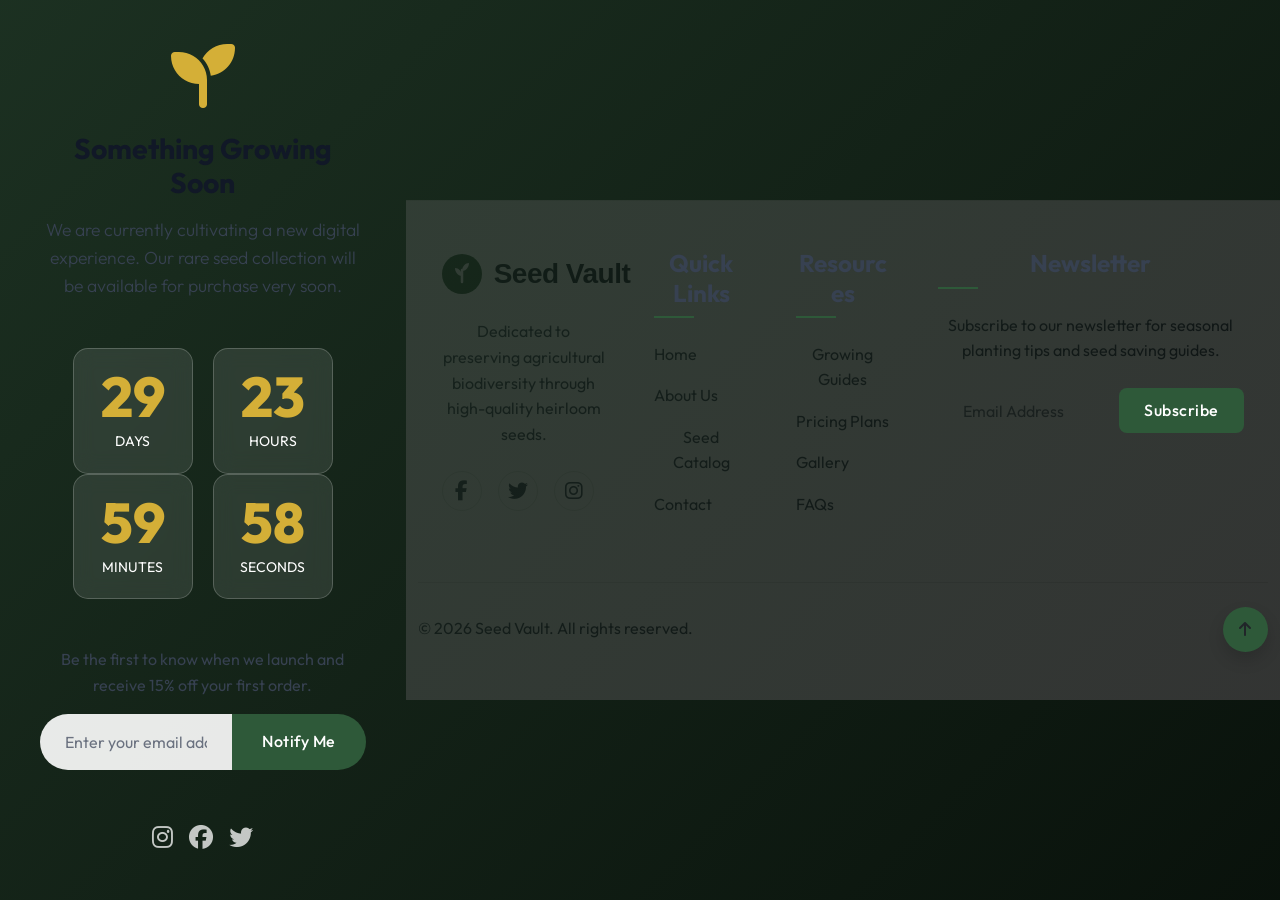
<file: coming-soon.html>
<!DOCTYPE html>
<html lang="en" dir="ltr" data-theme="light">
<head>
    <meta charset="UTF-8">
    <meta name="viewport" content="width=device-width, initial-scale=1.0">
    <title>Coming Soon | Seed Vault</title>
    <link href="https://cdn.jsdelivr.net/npm/bootstrap@5.3.0/dist/css/bootstrap.min.css" rel="stylesheet">
    <link rel="stylesheet" href="https://cdnjs.cloudflare.com/ajax/libs/font-awesome/6.4.0/css/all.min.css">
    <link rel="stylesheet" href="assets/css/style.css">
    <style>
        body {
            background-image: url('https://image.pollinations.ai/prompt/Cultivating%20seedlings%20growth%20background?width=1920&height=1080&nologo=true'), linear-gradient(#2e5939, #2e5939);
            background-size: cover;
            background-position: center;
            background-attachment: fixed;
            min-height: 100vh;
            display: flex;
            align-items: center;
            justify-content: center;
            position: relative;
            color: #fff;
            text-align: center;
        }
        body::before {
            content: '';
            position: absolute;
            top: 0; left: 0; right: 0; bottom: 0;
            background: linear-gradient(135deg, rgba(26, 44, 31, 0.9) 0%, rgba(0, 0, 0, 0.8) 100%);
            z-index: 0;
        }
        
        .content-wrapper {
            position: relative;
            z-index: 1;
            padding: 40px;
        }

        .countdown-box {
            background: rgba(255, 255, 255, 0.1);
            backdrop-filter: blur(10px);
            border: 1px solid rgba(255, 255, 255, 0.2);
            border-radius: 15px;
            padding: 20px;
            margin: 0 10px;
            min-width: 120px;
            display: inline-block;
        }
        
        .countdown-num {
            font-size: 3.5rem;
            font-weight: 800;
            color: var(--gold-accent);
            line-height: 1;
            margin-bottom: 5px;
        }

        @media (max-width: 767px) {
            .countdown-box { min-width: 80px; padding: 15px 10px; margin: 5px; }
            .countdown-num { font-size: 2rem; }
        }

        .form-control {
            background: rgba(255, 255, 255, 0.9);
            border: none;
            padding: 15px 25px;
            border-radius: 50px 0 0 50px;
        }
        .btn-subscribe {
            border-radius: 0 50px 50px 0;
            padding: 15px 30px;
        }
        @media (max-width: 575px) {
            .form-control { border-radius: 50px; margin-bottom: 15px; text-align: center; }
            .btn-subscribe { border-radius: 50px; width: 100%; }
        }
    </style>
</head>
<body>
    <div class="content-wrapper reveal" data-anim="zoom">
        <i class="fa-solid fa-seedling text-gold mb-4" style="font-size: 4rem;"></i>
        <h1 class="display-3 fw-bold mb-3">Something Growing Soon</h1>
        <p class="lead mb-5 mx-auto" style="max-width: 600px;">We are currently cultivating a new digital experience. Our rare seed collection will be available for purchase very soon.</p>

        <div class="d-flex justify-content-center flex-wrap mb-5" id="countdown">
            <div class="countdown-box">
                <div class="countdown-num" id="days">00</div>
                <div class="small text-uppercase tracking-wider">Days</div>
            </div>
            <div class="countdown-box">
                <div class="countdown-num" id="hours">00</div>
                <div class="small text-uppercase tracking-wider">Hours</div>
            </div>
            <div class="countdown-box">
                <div class="countdown-num" id="minutes">00</div>
                <div class="small text-uppercase tracking-wider">Minutes</div>
            </div>
            <div class="countdown-box">
                <div class="countdown-num" id="seconds">00</div>
                <div class="small text-uppercase tracking-wider">Seconds</div>
            </div>
        </div>

        <div class="mx-auto" style="max-width: 500px;">
            <p class="mb-3">Be the first to know when we launch and receive 15% off your first order.</p>
            <form class="d-flex flex-column flex-sm-row needs-validation" novalidate onsubmit="event.preventDefault();">
                <input type="email" class="form-control" placeholder="Enter your email address" required>
                <button type="submit" class="btn-primary btn-subscribe border-0">Notify Me</button>
            </form>
        </div>
        
        <div class="mt-5 d-flex justify-content-center gap-3">
            <a href="#" class="text-white opacity-75 text-decoration-none hover-opacity-100 fs-4"><i class="fa-brands fa-instagram"></i></a>
            <a href="#" class="text-white opacity-75 text-decoration-none hover-opacity-100 fs-4"><i class="fa-brands fa-facebook"></i></a>
            <a href="#" class="text-white opacity-75 text-decoration-none hover-opacity-100 fs-4"><i class="fa-brands fa-twitter"></i></a>
        </div>
    </div>

    <script src="assets/js/script.js"></script>
    <script>
        // Set launch date to 30 days from now for demo
        const launchDate = new Date();
        launchDate.setDate(launchDate.getDate() + 30);

        function updateCountdown() {
            const now = new Date().getTime();
            const distance = launchDate - now;

            const days = Math.floor(distance / (1000 * 60 * 60 * 24));
            const hours = Math.floor((distance % (1000 * 60 * 60 * 24)) / (1000 * 60 * 60));
            const minutes = Math.floor((distance % (1000 * 60 * 60)) / (1000 * 60));
            const seconds = Math.floor((distance % (1000 * 60)) / 1000);

            document.getElementById("days").innerText = days.toString().padStart(2, '0');
            document.getElementById("hours").innerText = hours.toString().padStart(2, '0');
            document.getElementById("minutes").innerText = minutes.toString().padStart(2, '0');
            document.getElementById("seconds").innerText = seconds.toString().padStart(2, '0');
        }

        setInterval(updateCountdown, 1000);
        updateCountdown();
    </script>
<div id="global-footer"></div>
    <script src="assets/js/load-footer.js"></script>
</body>
</html>
</file>
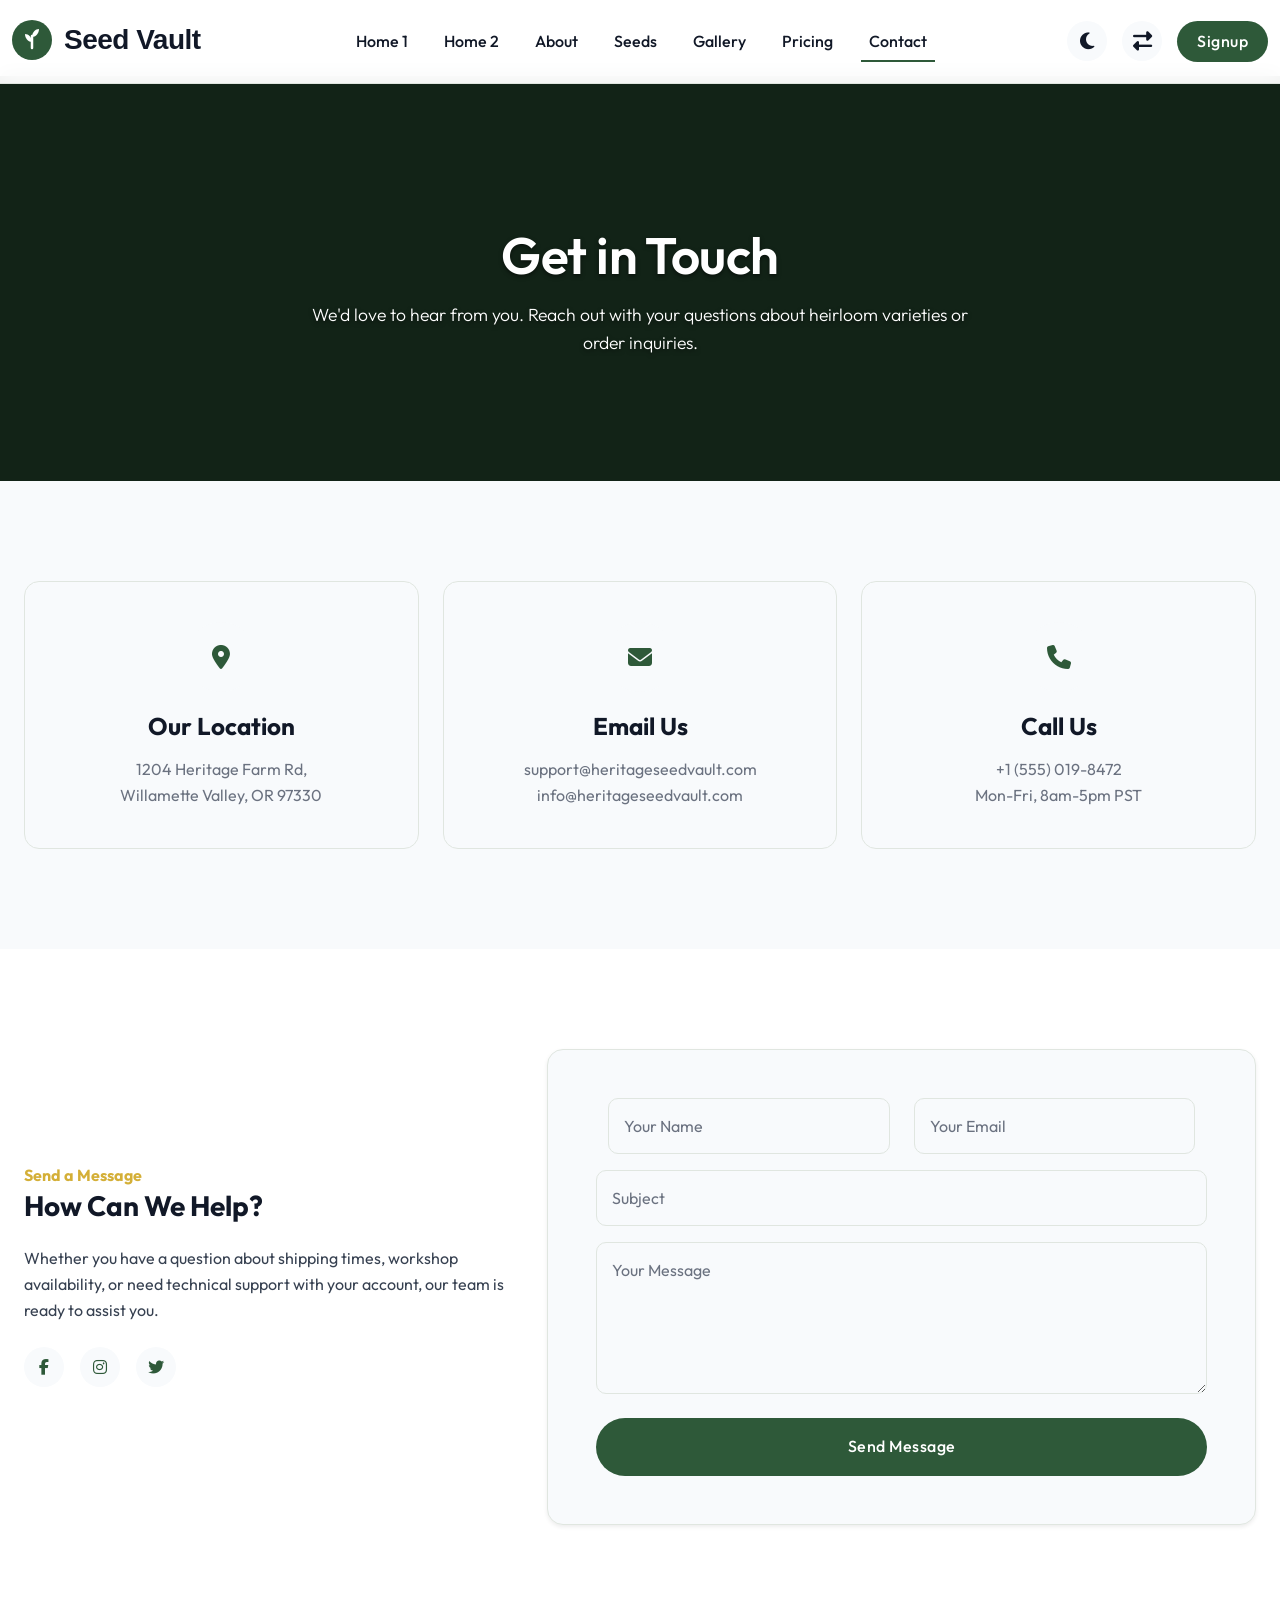
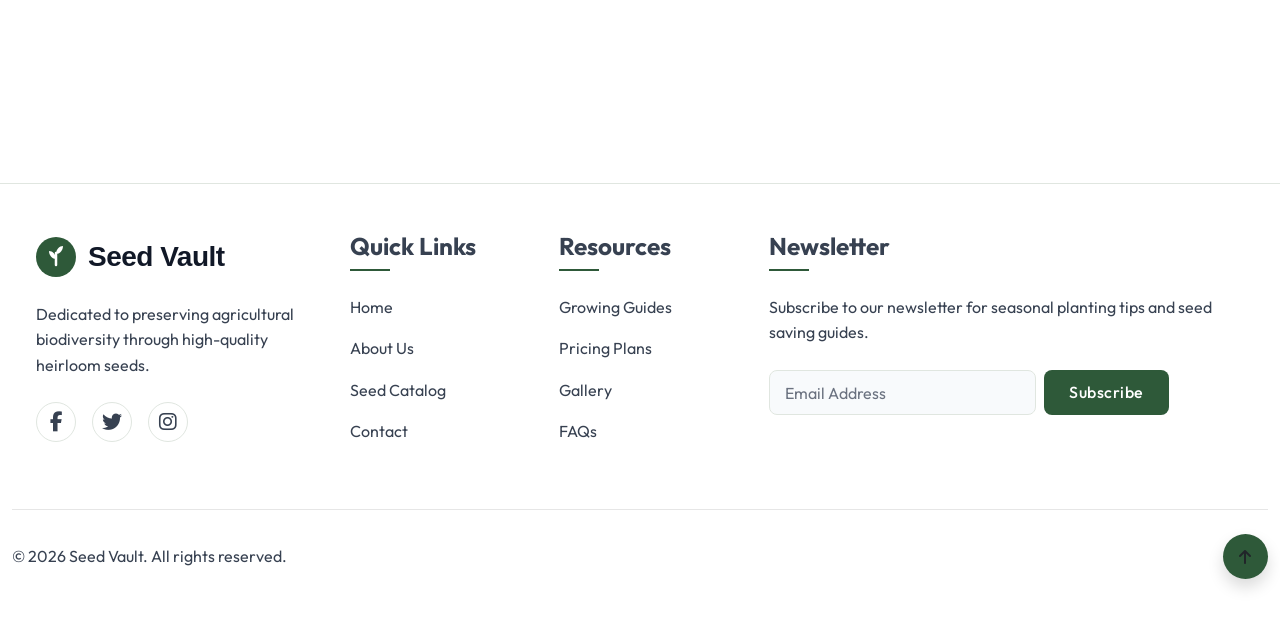
<file: contact.html>
<!DOCTYPE html>
<html lang="en" dir="ltr" data-theme="light">
<head>
    <meta charset="UTF-8">
    <meta name="viewport" content="width=device-width, initial-scale=1.0">
    <title>Contact Us | Seed Vault</title>
    <!-- Bootstrap 5 CSS -->
    <link href="https://cdn.jsdelivr.net/npm/bootstrap@5.3.0/dist/css/bootstrap.min.css" rel="stylesheet">
    <!-- FontAwesome for Icons -->
    <link rel="stylesheet" href="https://cdnjs.cloudflare.com/ajax/libs/font-awesome/6.4.0/css/all.min.css">
    <!-- Custom CSS -->
    <link rel="stylesheet" href="assets/css/style.css">
    <style>
        .page-hero {
            padding: 150px 0 100px;
            background-size: cover;
            background-position: center;
            background-attachment: fixed;
            position: relative;
            color: #fff;
            text-align: center;
        }
        .page-hero::before {
            content: '';
            position: absolute;
            top: 0; left: 0; right: 0; bottom: 0;
            background: rgba(0,0,0,0.6);
        }

        .contact-info-box {
            background: var(--card-bg);
            border: 1px solid var(--border-color);
            border-radius: 15px;
            padding: 40px;
            text-align: center;
            transition: var(--transition);
            height: 100%;
        }
        
        .contact-info-box:hover {
            transform: translateY(-10px);
            box-shadow: var(--shadow);
            border-color: var(--accent-color);
        }
        
        .icon-wrapper {
            width: 70px;
            height: 70px;
            background: var(--bg-accent);
            color: var(--accent-color);
            border-radius: 50%;
            display: flex;
            align-items: center;
            justify-content: center;
            font-size: 1.5rem;
            margin: 0 auto 20px;
            transition: var(--transition);
        }
        
        .contact-info-box:hover .icon-wrapper,
        .icon-wrapper:hover {
            background: var(--accent-color);
            color: #fff;
        }

        .form-control, .form-select {
            background-color: var(--bg-secondary);
            border: 1px solid var(--border-color);
            color: var(--text-primary);
            padding: 15px;
            border-radius: 10px;
        }
        
        .form-control:focus, .form-select:focus {
            background-color: var(--bg-primary);
            border-color: var(--accent-color);
            box-shadow: 0 0 0 0.25rem rgba(46, 89, 57, 0.25);
            color: var(--text-primary);
        }
    </style>
</head>
<body>
    <!-- Header -->
    <header class="header">
        <nav class="navbar navbar-expand-lg">
            <div class="container">
                <brand-logo location="header"></brand-logo>
                <div class="header-controls d-lg-none">
                    
                    <button class="navbar-toggler" type="button"><i class="fa-solid fa-bars fs-3" style="color: var(--text-primary);"></i></button>
                </div>
                <div class="collapse navbar-collapse" id="navbarNav">
                    <ul class="navbar-nav mx-auto">
                        <li class="nav-item"><a class="nav-link" href="index.html">Home 1</a></li>
                        <li class="nav-item"><a class="nav-link" href="home-2.html">Home 2</a></li>
                        <li class="nav-item"><a class="nav-link" href="about.html">About</a></li>
                        <li class="nav-item"><a class="nav-link" href="services.html">Seeds</a></li>
                        <li class="nav-item"><a class="nav-link" href="gallery.html">Gallery</a></li>
                        <li class="nav-item"><a class="nav-link" href="pricing.html">Pricing</a></li>

                        <li class="nav-item"><a class="nav-link active" href="contact.html">Contact</a></li>
                    </ul>
                    <div class="header-controls d-flex flex-column flex-lg-row align-items-center mt-4 mt-lg-0">
                        <button class="icon-btn" id="theme-toggle"><i class="fa-solid fa-moon"></i></button>
                        <button class="icon-btn" id="rtl-toggle"><i class="fa-solid fa-right-left"></i></button>
                        <a href="signup.html" class="btn-primary" style="padding: 8px 20px;">Signup</a>
                    </div>
                </div>
            </div>
        </nav>
    </header>

    <main style="margin-top: 76px;">
        <!-- Section 1: Hero -->
        <section class="page-hero" style="background-image: url('https://image.pollinations.ai/prompt/Garden%20office%20background?width=1920&height=1080&nologo=true'), linear-gradient(#2e5939, #2e5939);">
            <div class="container position-relative z-1 reveal" data-anim="zoom">
                <h1 class="display-3 fw-bold mb-3">Get in Touch</h1>
                <p class="lead w-75 mx-auto">We'd love to hear from you. Reach out with your questions about heirloom varieties or order inquiries.</p>
            </div>
        </section>

        <!-- Section 2: Contact Information -->
        <section class="section-padding" style="background-color: var(--bg-secondary);">
            <div class="container">
                <div class="row g-4 justify-content-center">
                    <div class="col-lg-4 col-md-6 reveal" data-anim="fade-up">
                        <div class="contact-info-box">
                            <div class="icon-wrapper"><i class="fa-solid fa-location-dot"></i></div>
                            <h4 class="mb-3">Our Location</h4>
                            <p class="text-muted mb-0">1204 Heritage Farm Rd,<br>Willamette Valley, OR 97330</p>
                        </div>
                    </div>
                    <div class="col-lg-4 col-md-6 reveal" data-anim="fade-up" style="transition-delay: 0.2s;">
                        <div class="contact-info-box">
                            <div class="icon-wrapper"><i class="fa-solid fa-envelope"></i></div>
                            <h4 class="mb-3">Email Us</h4>
                            <p class="text-muted mb-0">support@heritageseedvault.com<br>info@heritageseedvault.com</p>
                        </div>
                    </div>
                    <div class="col-lg-4 col-md-6 reveal" data-anim="fade-up" style="transition-delay: 0.4s;">
                        <div class="contact-info-box">
                            <div class="icon-wrapper"><i class="fa-solid fa-phone"></i></div>
                            <h4 class="mb-3">Call Us</h4>
                            <p class="text-muted mb-0">+1 (555) 019-8472<br>Mon-Fri, 8am-5pm PST</p>
                        </div>
                    </div>
                </div>
            </div>
        </section>

        <!-- Section 3: Contact Form -->
        <section class="section-padding" style="background-color: var(--bg-primary);">
            <div class="container">
                <div class="row align-items-center">
                    <div class="col-lg-5 mb-5 mb-lg-0 reveal" data-anim="slide-left">
                        <span class="text-gold fw-bold">Send a Message</span>
                        <h2 class="display-5 mb-4">How Can We Help?</h2>
                        <p class="mb-4">Whether you have a question about shipping times, workshop availability, or need technical support with your account, our team is ready to assist you.</p>
                        <div class="d-flex gap-3 mb-4">
                            <a href="#" class="icon-wrapper" style="width: 40px; height: 40px; font-size: 1rem; margin: 0;"><i class="fa-brands fa-facebook-f"></i></a>
                            <a href="#" class="icon-wrapper" style="width: 40px; height: 40px; font-size: 1rem; margin: 0;"><i class="fa-brands fa-instagram"></i></a>
                            <a href="#" class="icon-wrapper" style="width: 40px; height: 40px; font-size: 1rem; margin: 0;"><i class="fa-brands fa-twitter"></i></a>
                        </div>
                    </div>
                    <div class="col-lg-7 reveal" data-anim="slide-right">
                        <div class=" p-5 rounded-4 shadow-sm border" style="background-color: var(--card-bg) !important; border-color: var(--border-color) !important;">
                            <form class="needs-validation" novalidate onsubmit="event.preventDefault();">
                                <div class="row">
                                    <div class="col-md-6 mb-3">
                                        <input type="text" class="form-control" placeholder="Your Name" required>
                                    </div>
                                    <div class="col-md-6 mb-3">
                                        <input type="email" class="form-control" placeholder="Your Email" required>
                                    </div>
                                </div>
                                <div class="mb-3">
                                    <input type="text" class="form-control" placeholder="Subject" required>
                                </div>
                                <div class="mb-4">
                                    <textarea class="form-control" rows="5" placeholder="Your Message" required></textarea>
                                </div>
                                <button type="submit" class="btn-primary w-100 py-3 border-0">Send Message</button>
                            </form>
                        </div>
                    </div>
                </div>
            </div>
        </section>

        <!-- Section 5: Google Maps -->
        <section class="p-0" style="background-color: var(--bg-primary);">
            <div class="container-fluid p-0">
                <div class="row g-0">
                    <div class="col-12 reveal" data-anim="fade-up">
                        <iframe src="https://www.google.com/maps/embed?pb=!1m18!1m12!1m3!1d181057.29177267154!2d-123.15180635489814!3d44.93922718919421!2m3!1f0!2f0!3f0!3m2!1i1024!2i768!4f13.1!3m3!1m2!1s0x54c03ff55869aeb7%3A0x86da59dce8309a80!2sWillamette%20Valley%2C%20OR!5e0!3m2!1sen!2sus!4v1700000000000!5m2!1sen!2sus" width="100%" height="500" style="border:0;" allowfullscreen="" loading="lazy" referrerpolicy="no-referrer-when-downgrade"></iframe>
                    </div>
                </div>
            </div>
        </section>
    </main>

    <div id="global-footer"></div>
    <script src="assets/js/load-footer.js"></script>

    <script src="https://cdn.jsdelivr.net/npm/bootstrap@5.3.0/dist/js/bootstrap.bundle.min.js"></script>
    <script src="assets/js/script.js"></script>
    <script>
        // Client side form validation demo
        (function () {
            'use strict'
            var forms = document.querySelectorAll('.needs-validation')
            Array.prototype.slice.call(forms)
                .forEach(function (form) {
                    form.addEventListener('submit', function (event) {
                        if (!form.checkValidity()) {
                            event.preventDefault()
                            event.stopPropagation()
                        }
                        form.classList.add('was-validated')
                    }, false)
                })
        })()
    </script>
</body>
</html>
</file>
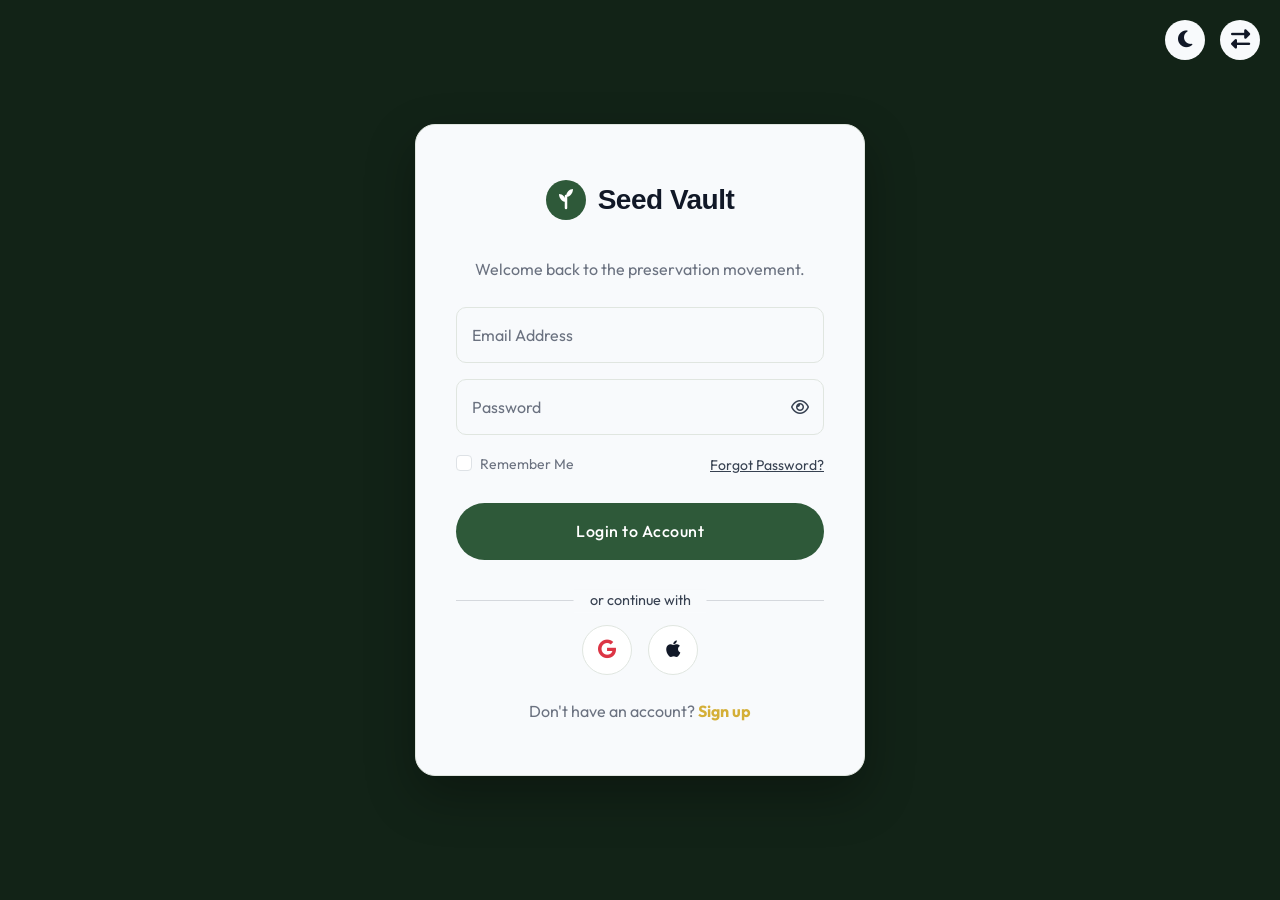
<file: login.html>
<!DOCTYPE html>
<html lang="en" dir="ltr" data-theme="light">
<head>
    <meta charset="UTF-8">
    <meta name="viewport" content="width=device-width, initial-scale=1.0">
    <title>Login | Seed Vault</title>
    <link href="https://cdn.jsdelivr.net/npm/bootstrap@5.3.0/dist/css/bootstrap.min.css" rel="stylesheet">
    <link rel="stylesheet" href="https://cdnjs.cloudflare.com/ajax/libs/font-awesome/6.4.0/css/all.min.css">
    <link rel="stylesheet" href="assets/css/style.css">
    <style>
        body {
            background-image: url('https://image.pollinations.ai/prompt/Organic%20farm%20sunrise%20background?width=1920&height=1080&nologo=true'), linear-gradient(#2e5939, #2e5939);
            background-size: cover;
            background-position: center;
            background-attachment: fixed;
            min-height: 100vh;
            display: flex;
            align-items: center;
            justify-content: center;
            position: relative;
        }
        body::before {
            content: '';
            position: absolute;
            top: 0; left: 0; right: 0; bottom: 0;
            background: rgba(0,0,0,0.6);
            z-index: 0;
        }
        .auth-controls {
            position: absolute;
            top: 20px;
            right: 20px;
            z-index: 10;
            display: flex;
            gap: 15px;
        }
        [dir="rtl"] .auth-controls { right: auto; left: 20px; }
        
        .auth-card {
            background: var(--card-bg);
            border-radius: 20px;
            padding: 50px 40px;
            width: 100%;
            max-width: 450px;
            position: relative;
            z-index: 1;
            box-shadow: 0 20px 50px rgba(0,0,0,0.3);
            border: 1px solid var(--border-color);
        }
        
        .form-control {
            background-color: var(--bg-secondary);
            border: 1px solid var(--border-color);
            padding: 15px;
            border-radius: 10px;
            color: var(--text-primary);
        }
        .form-control:focus {
            background-color: var(--bg-primary);
            border-color: var(--accent-color);
            box-shadow: none;
            color: var(--text-primary);
        }
        .password-toggle {
            position: absolute;
            right: 15px;
            top: 50%;
            transform: translateY(-50%);
            cursor: pointer;
            color: var(--text-secondary);
        }
        [dir="rtl"] .password-toggle { right: auto; left: 15px; }

        .social-btn {
            display: flex;
            align-items: center;
            justify-content: center;
            width: 50px;
            height: 50px;
            border: 1px solid var(--border-color);
            background: var(--bg-primary);
            color: var(--text-primary);
            border-radius: 50%;
            text-decoration: none;
            transition: var(--transition);
            font-size: 1.2rem;
        }
        .social-btn:hover {
            background: var(--bg-secondary);
            color: var(--text-primary);
        }
        @media (max-width: 576px) {
            .auth-card {
                padding: 40px 20px 30px !important;
                margin: 70px 20px 20px !important;
                width: calc(100% - 40px) !important;
            }
            .auth-controls {
                top: 15px;
                right: 20px;
            }
        }
    </style>
</head>
<body>
    <div class="auth-controls">
        <button class="icon-btn" id="theme-toggle"><i class="fa-solid fa-moon"></i></button>
        <button class="icon-btn" id="rtl-toggle"><i class="fa-solid fa-right-left"></i></button>
    </div>

    <div class="auth-card animate-zoom">
        <div class="text-center mb-4">
            <brand-logo location="auth"></brand-logo>
            <p class="text-muted mt-2">Welcome back to the preservation movement.</p>
        </div>

        <form class="needs-validation" novalidate onsubmit="event.preventDefault();">
            <div class="mb-3">
                <input type="email" class="form-control" placeholder="Email Address" required>
            </div>
            <div class="mb-3 position-relative">
                <input type="password" class="form-control" id="password" placeholder="Password" required>
                <i class="fa-regular fa-eye password-toggle" id="togglePassword"></i>
            </div>
            
            <div class="d-flex justify-content-between align-items-center mb-4">
                <div class="form-check">
                    <input class="form-check-input" type="checkbox" id="rememberMe">
                    <label class="form-check-label text-muted small" for="rememberMe">Remember Me</label>
                </div>
                <a href="#" class="text-accent small text-decoration-underline">Forgot Password?</a>
            </div>

            <button type="submit" class="btn-primary w-100 py-3 border-0 mb-4">Login to Account</button>
        </form>

        <div class="text-center position-relative mb-4">
            <hr class="text-muted">
            <span class="position-absolute top-50 start-50 translate-middle px-3" style="background: var(--card-bg); color: var(--text-muted); font-size: 0.9rem;">or continue with</span>
        </div>

        <div class="d-flex justify-content-center gap-3 mb-4">
            <a href="#" class="social-btn"><i class="fa-brands fa-google text-danger"></i></a>
            <a href="#" class="social-btn"><i class="fa-brands fa-apple"></i></a>
        </div>

        <p class="text-center text-muted mb-0">Don't have an account? <a href="signup.html" class="text-gold fw-bold">Sign up</a></p>
    </div>

    <script src="assets/js/script.js"></script>
    <script>
        document.getElementById('togglePassword').addEventListener('click', function() {
            const pwd = document.getElementById('password');
            const type = pwd.getAttribute('type') === 'password' ? 'text' : 'password';
            pwd.setAttribute('type', type);
            this.classList.toggle('fa-eye');
            this.classList.toggle('fa-eye-slash');
        });
        
        (function () {
            'use strict'
            var forms = document.querySelectorAll('.needs-validation')
            Array.prototype.slice.call(forms).forEach(function (form) {
                form.addEventListener('submit', function (event) {
                    if (!form.checkValidity()) {
                        event.preventDefault();
                        event.stopPropagation();
                    }
                    form.classList.add('was-validated');
                }, false);
            });
        })();
    </script>
</body>
</html>
</file>
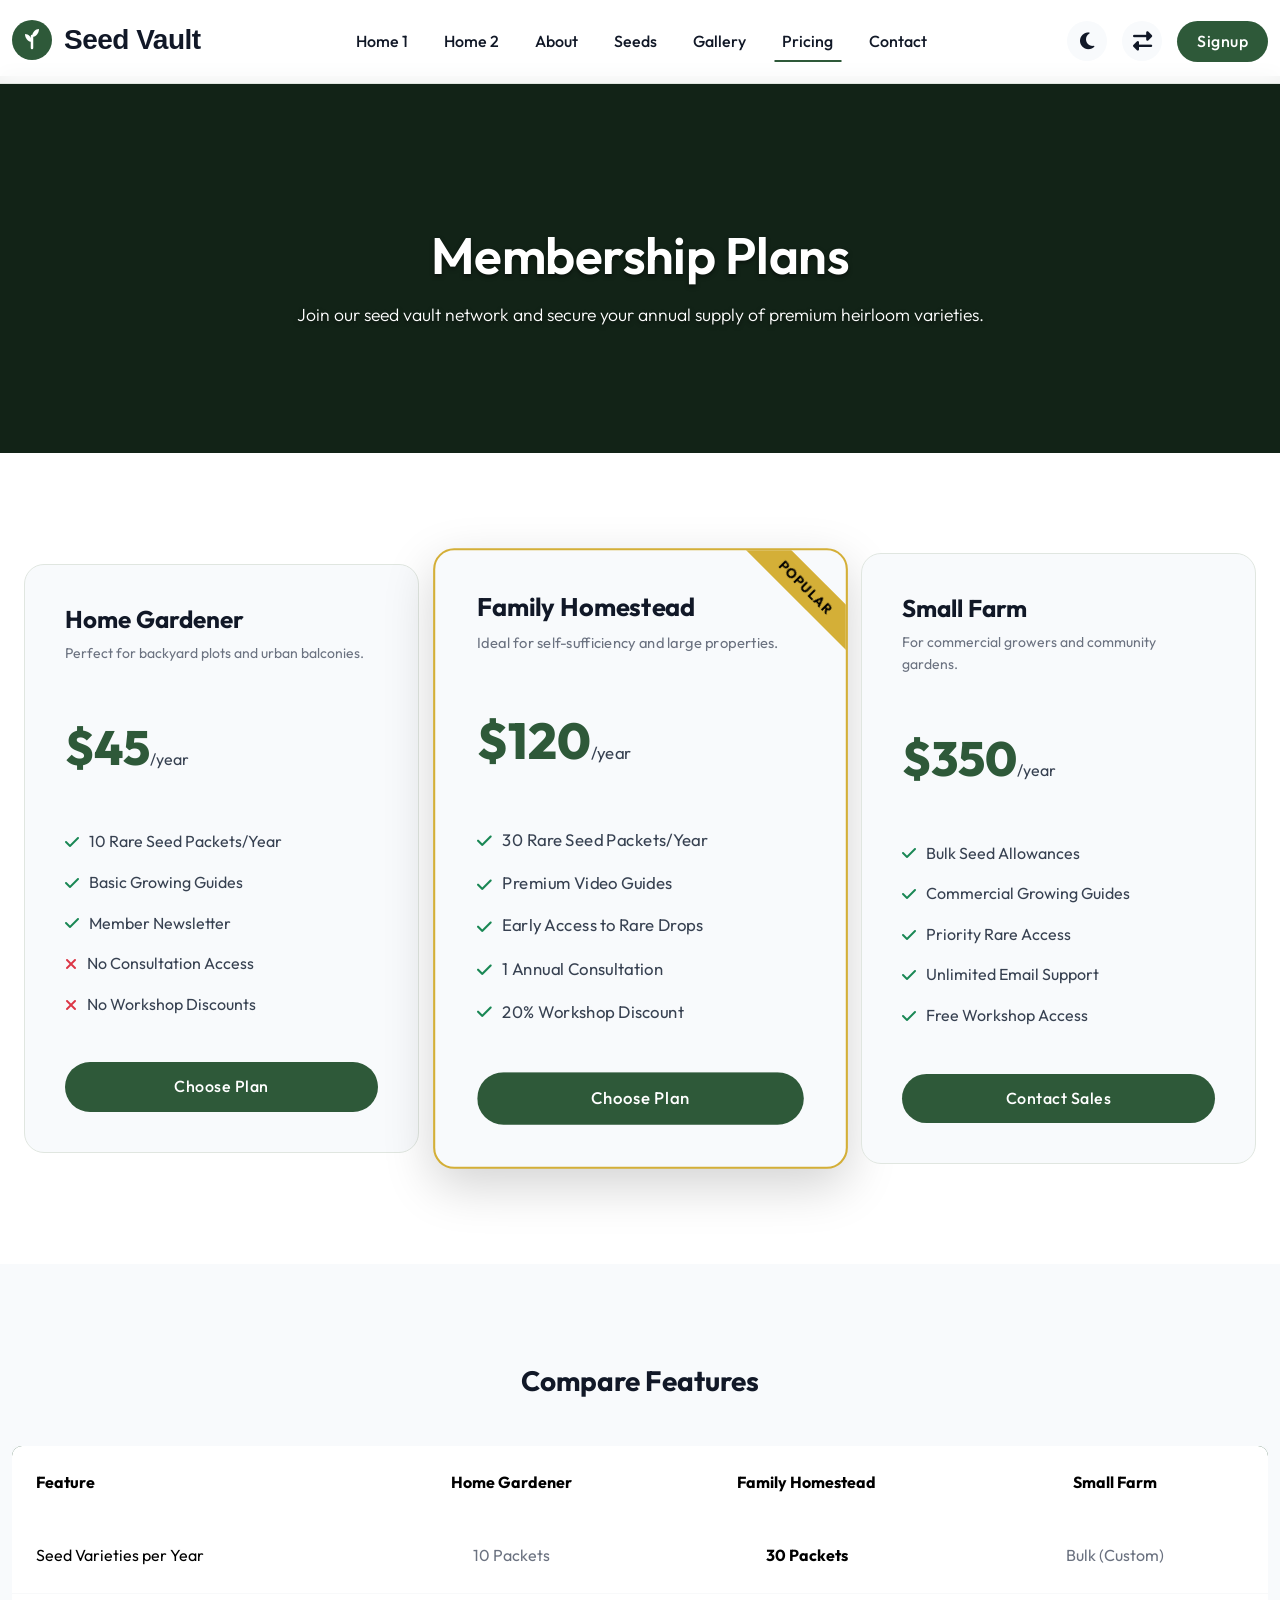
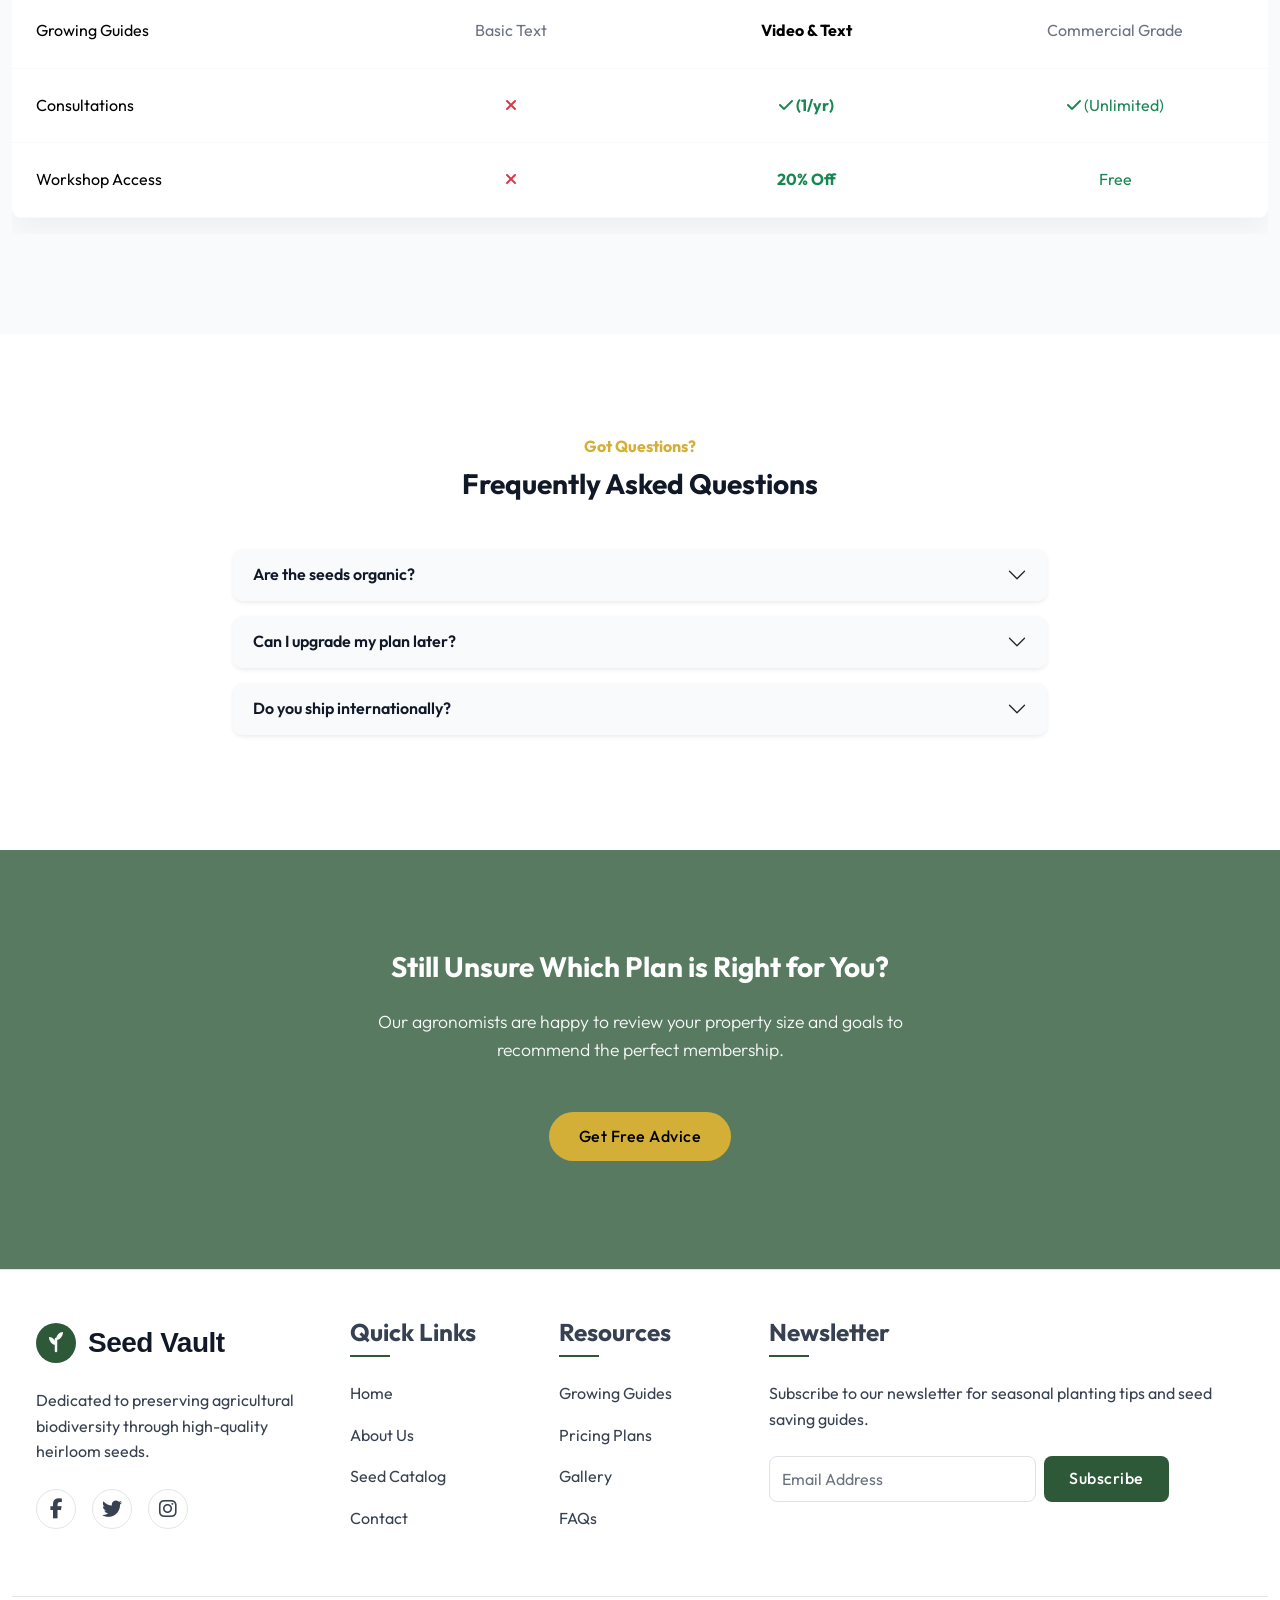
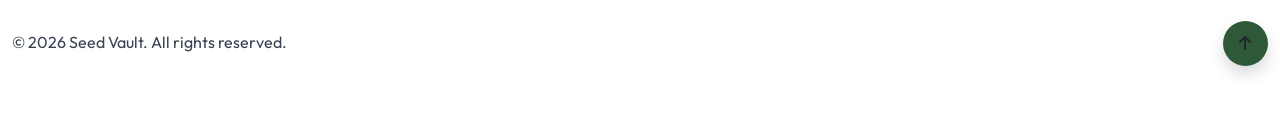
<file: pricing.html>
<!DOCTYPE html>
<html lang="en" dir="ltr" data-theme="light">
<head>
    <meta charset="UTF-8">
    <meta name="viewport" content="width=device-width, initial-scale=1.0">
    <title>Pricing Plans | Seed Vault</title>
    <!-- Bootstrap 5 CSS -->
    <link href="https://cdn.jsdelivr.net/npm/bootstrap@5.3.0/dist/css/bootstrap.min.css" rel="stylesheet">
    <!-- FontAwesome for Icons -->
    <link rel="stylesheet" href="https://cdnjs.cloudflare.com/ajax/libs/font-awesome/6.4.0/css/all.min.css">
    <!-- Custom CSS -->
    <link rel="stylesheet" href="assets/css/style.css">
    <style>
        .page-hero {
            padding: 150px 0 100px;
            background-size: cover;
            background-position: center;
            background-attachment: fixed;
            position: relative;
            color: #fff;
            text-align: center;
        }
        .page-hero::before {
            content: '';
            position: absolute;
            top: 0; left: 0; right: 0; bottom: 0;
            background: rgba(0,0,0,0.6);
        }

        .pricing-card {
            background: var(--card-bg);
            border: 1px solid var(--border-color);
            border-radius: 20px;
            padding: 40px;
            transition: var(--transition);
            position: relative;
            overflow: hidden;
            height: 100%;
            display: flex;
            flex-direction: column;
        }
        
        .pricing-card:hover {
            transform: translateY(-15px);
            box-shadow: var(--shadow);
            border-color: var(--accent-color);
        }
        
        .pricing-card.popular {
            border: 2px solid var(--gold-accent);
            transform: scale(1.05);
        }
        
        .pricing-card.popular:hover {
            transform: scale(1.05) translateY(-10px);
        }
        
        .popular-badge {
            position: absolute;
            top: 20px;
            right: -35px;
            background: var(--gold-accent);
            color: #000;
            padding: 5px 40px;
            transform: rotate(45deg);
            font-weight: bold;
            font-size: 0.8rem;
            letter-spacing: 1px;
        }

        .price {
            font-size: 3rem;
            font-weight: 800;
            color: var(--accent-color);
            margin: 20px 0;
        }
        
        .price span {
            font-size: 1rem;
            font-weight: 400;
            color: var(--text-secondary);
        }

        .feature-list {
            margin-bottom: 30px;
            flex-grow: 1;
        }

        .feature-list li {
            margin-bottom: 15px;
            display: flex;
            align-items: center;
            gap: 10px;
            color: var(--text-secondary);
        }

        .accordion-button {
            background-color: var(--bg-secondary) !important;
            color: var(--text-primary) !important;
            font-weight: 600;
            box-shadow: none !important;
        }
        .accordion-body {
            background-color: var(--bg-primary);
            color: var(--text-secondary);
        }
        .accordion-item {
            border-color: var(--border-color);
            border-radius: 10px !important;
            overflow: hidden;
            margin-bottom: 15px;
        }
    </style>
</head>
<body>
    <!-- Header -->
    <header class="header">
        <nav class="navbar navbar-expand-lg">
            <div class="container">
                <brand-logo location="header"></brand-logo>
                <div class="header-controls d-lg-none">
                    
                    <button class="navbar-toggler" type="button"><i class="fa-solid fa-bars fs-3" style="color: var(--text-primary);"></i></button>
                </div>
                <div class="collapse navbar-collapse" id="navbarNav">
                    <ul class="navbar-nav mx-auto">
                        <li class="nav-item"><a class="nav-link" href="index.html">Home 1</a></li>
                        <li class="nav-item"><a class="nav-link" href="home-2.html">Home 2</a></li>
                        <li class="nav-item"><a class="nav-link" href="about.html">About</a></li>
                        <li class="nav-item"><a class="nav-link" href="services.html">Seeds</a></li>
                        <li class="nav-item"><a class="nav-link" href="gallery.html">Gallery</a></li>
                        <li class="nav-item"><a class="nav-link active" href="pricing.html">Pricing</a></li>

                        <li class="nav-item"><a class="nav-link" href="contact.html">Contact</a></li>
                    </ul>
                    <div class="header-controls d-flex flex-column flex-lg-row align-items-center mt-4 mt-lg-0">
                        <button class="icon-btn" id="theme-toggle"><i class="fa-solid fa-moon"></i></button>
                        <button class="icon-btn" id="rtl-toggle"><i class="fa-solid fa-right-left"></i></button>
                        <a href="signup.html" class="btn-primary" style="padding: 8px 20px;">Signup</a>
                    </div>
                </div>
            </div>
        </nav>
    </header>

    <main style="margin-top: 76px;">
        <!-- Section 1: Hero -->
        <section class="page-hero" style="background-image: url('https://image.pollinations.ai/prompt/Growing%20success%20showcase%20background?width=1920&height=1080&nologo=true'), linear-gradient(#2e5939, #2e5939);">
            <div class="container position-relative z-1 reveal" data-anim="zoom">
                <h1 class="display-3 fw-bold mb-3">Membership Plans</h1>
                <p class="lead w-75 mx-auto">Join our seed vault network and secure your annual supply of premium heirloom varieties.</p>
            </div>
        </section>

        <!-- Section 2: Pricing Plans -->
        <section class="section-padding" style="background-color: var(--bg-primary);">
            <div class="container">
                <div class="row g-4 align-items-center justify-content-center">
                    <div class="col-lg-4 col-md-6 reveal" data-anim="fade-up">
                        <div class="pricing-card">
                            <h4 class="mb-2">Home Gardener</h4>
                            <p class="text-muted small">Perfect for backyard plots and urban balconies.</p>
                            <div class="price">$45<span>/year</span></div>
                            <ul class="list-unstyled feature-list mt-4">
                                <li><i class="fa-solid fa-check text-success"></i> 10 Rare Seed Packets/Year</li>
                                <li><i class="fa-solid fa-check text-success"></i> Basic Growing Guides</li>
                                <li><i class="fa-solid fa-check text-success"></i> Member Newsletter</li>
                                <li><i class="fa-solid fa-xmark text-danger"></i> No Consultation Access</li>
                                <li><i class="fa-solid fa-xmark text-danger"></i> No Workshop Discounts</li>
                            </ul>
                            <a href="signup.html" class="btn-primary w-100 text-center mt-auto">Choose Plan</a>
                        </div>
                    </div>
                    <div class="col-lg-4 col-md-6 reveal" data-anim="zoom" style="transition-delay: 0.1s;">
                        <div class="pricing-card popular shadow-lg">
                            <div class="popular-badge">POPULAR</div>
                            <h4 class="mb-2">Family Homestead</h4>
                            <p class="text-muted small">Ideal for self-sufficiency and large properties.</p>
                            <div class="price">$120<span>/year</span></div>
                            <ul class="list-unstyled feature-list mt-4">
                                <li><i class="fa-solid fa-check text-success"></i> 30 Rare Seed Packets/Year</li>
                                <li><i class="fa-solid fa-check text-success"></i> Premium Video Guides</li>
                                <li><i class="fa-solid fa-check text-success"></i> Early Access to Rare Drops</li>
                                <li><i class="fa-solid fa-check text-success"></i> 1 Annual Consultation</li>
                                <li><i class="fa-solid fa-check text-success"></i> 20% Workshop Discount</li>
                            </ul>
                            <a href="signup.html" class="btn-primary w-100 text-center mt-auto">Choose Plan</a>
                        </div>
                    </div>
                    <div class="col-lg-4 col-md-6 reveal" data-anim="fade-up" style="transition-delay: 0.2s;">
                        <div class="pricing-card">
                            <h4 class="mb-2">Small Farm</h4>
                            <p class="text-muted small">For commercial growers and community gardens.</p>
                            <div class="price">$350<span>/year</span></div>
                            <ul class="list-unstyled feature-list mt-4">
                                <li><i class="fa-solid fa-check text-success"></i> Bulk Seed Allowances</li>
                                <li><i class="fa-solid fa-check text-success"></i> Commercial Growing Guides</li>
                                <li><i class="fa-solid fa-check text-success"></i> Priority Rare Access</li>
                                <li><i class="fa-solid fa-check text-success"></i> Unlimited Email Support</li>
                                <li><i class="fa-solid fa-check text-success"></i> Free Workshop Access</li>
                            </ul>
                            <a href="contact.html" class="btn-primary w-100 text-center mt-auto">Contact Sales</a>
                        </div>
                    </div>
                </div>
            </div>
        </section>

        <!-- Section 3: Comparison Table -->
        <section class="section-padding" style="background-color: var(--bg-secondary);">
            <div class="container">
                <div class="text-center mb-5 reveal" data-anim="fade-up">
                    <h2 class="display-5">Compare Features</h2>
                </div>
                <div class="table-responsive reveal" data-anim="fade-up">
                    <table class="table table-hover align-middle" style="background: var(--card-bg); border-radius: 10px; overflow: hidden; box-shadow: var(--shadow);">
                        <thead style="background: var(--accent-color); color: white;">
                            <tr>
                                <th class="p-4 border-0">Feature</th>
                                <th class="p-4 border-0 text-center">Home Gardener</th>
                                <th class="p-4 border-0 text-center text-gold">Family Homestead</th>
                                <th class="p-4 border-0 text-center">Small Farm</th>
                            </tr>
                        </thead>
                        <tbody>
                            <tr>
                                <td class="p-4 border-bottom border-light">Seed Varieties per Year</td>
                                <td class="p-4 border-bottom border-light text-center text-muted">10 Packets</td>
                                <td class="p-4 border-bottom border-light text-center fw-bold">30 Packets</td>
                                <td class="p-4 border-bottom border-light text-center text-muted">Bulk (Custom)</td>
                            </tr>
                            <tr>
                                <td class="p-4 border-bottom border-light">Growing Guides</td>
                                <td class="p-4 border-bottom border-light text-center text-muted">Basic Text</td>
                                <td class="p-4 border-bottom border-light text-center fw-bold">Video & Text</td>
                                <td class="p-4 border-bottom border-light text-center text-muted">Commercial Grade</td>
                            </tr>
                            <tr>
                                <td class="p-4 border-bottom border-light">Consultations</td>
                                <td class="p-4 border-bottom border-light text-center text-danger"><i class="fa-solid fa-xmark"></i></td>
                                <td class="p-4 border-bottom border-light text-center fw-bold text-success"><i class="fa-solid fa-check"></i> (1/yr)</td>
                                <td class="p-4 border-bottom border-light text-center text-success"><i class="fa-solid fa-check"></i> (Unlimited)</td>
                            </tr>
                            <tr>
                                <td class="p-4 border-bottom border-light">Workshop Access</td>
                                <td class="p-4 border-bottom border-light text-center text-danger"><i class="fa-solid fa-xmark"></i></td>
                                <td class="p-4 border-bottom border-light text-center fw-bold text-success">20% Off</td>
                                <td class="p-4 border-bottom border-light text-center text-success">Free</td>
                            </tr>
                        </tbody>
                    </table>
                </div>
            </div>
        </section>

        <!-- Section 4: FAQs -->
        <section class="section-padding" style="background-color: var(--bg-primary);">
            <div class="container">
                <div class="text-center mb-5 reveal" data-anim="fade-up">
                    <span class="text-gold fw-bold">Got Questions?</span>
                    <h2 class="display-5 mt-2">Frequently Asked Questions</h2>
                </div>
                <div class="row justify-content-center">
                    <div class="col-lg-8 reveal" data-anim="slide-up">
                        <div class="accordion" id="pricingFAQ">
                            <div class="accordion-item border-0 shadow-sm">
                                <h2 class="accordion-header">
                                    <button class="accordion-button collapsed" type="button" data-bs-toggle="collapse" data-bs-target="#faq1">
                                        Are the seeds organic?
                                    </button>
                                </h2>
                                <div id="faq1" class="accordion-collapse collapse" data-bs-parent="#pricingFAQ">
                                    <div class="accordion-body">
                                        Yes, 100% of our seeds are grown using strict organic practices. We do not use synthetic fertilizers or pesticides, ensuring pure, unadulterated genetics.
                                    </div>
                                </div>
                            </div>
                            <div class="accordion-item border-0 shadow-sm">
                                <h2 class="accordion-header">
                                    <button class="accordion-button collapsed" type="button" data-bs-toggle="collapse" data-bs-target="#faq2">
                                        Can I upgrade my plan later?
                                    </button>
                                </h2>
                                <div id="faq2" class="accordion-collapse collapse" data-bs-parent="#pricingFAQ">
                                    <div class="accordion-body">
                                        Absolutely. You can upgrade from Home Gardener to Family Homestead at any time and just pay the prorated difference for the remainder of the year.
                                    </div>
                                </div>
                            </div>
                            <div class="accordion-item border-0 shadow-sm">
                                <h2 class="accordion-header">
                                    <button class="accordion-button collapsed" type="button" data-bs-toggle="collapse" data-bs-target="#faq3">
                                        Do you ship internationally?
                                    </button>
                                </h2>
                                <div id="faq3" class="accordion-collapse collapse" data-bs-parent="#pricingFAQ">
                                    <div class="accordion-body">
                                        Due to complex agricultural and customs laws regarding the transport of live seeds, we currently only ship within North America and select European countries.
                                    </div>
                                </div>
                            </div>
                        </div>
                    </div>
                </div>
            </div>
        </section>

        <!-- Section 5: CTA Section -->
        <section class="section-padding text-center position-relative" style="background: url('https://image.pollinations.ai/prompt/Heritage%20harvest%20display?width=1920&height=1080&nologo=true'), linear-gradient(#2e5939, #2e5939) center/cover fixed;">
            <div style="position: absolute; top:0; left:0; right:0; bottom:0; background: rgba(46, 89, 57, 0.8);"></div>
            <div class="container position-relative z-1 reveal" data-anim="zoom">
                <h2 class="display-5 text-white mb-4">Still Unsure Which Plan is Right for You?</h2>
                <p class="lead text-light mb-5 mx-auto" style="max-width: 600px;">Our agronomists are happy to review your property size and goals to recommend the perfect membership.</p>
                <a href="contact.html" class="btn-primary btn-lg" style="background-color: var(--gold-accent); color: #000 !important;">Get Free Advice</a>
            </div>
        </section>
    </main>

    <div id="global-footer"></div>
    <script src="assets/js/load-footer.js"></script>

    <script src="https://cdn.jsdelivr.net/npm/bootstrap@5.3.0/dist/js/bootstrap.bundle.min.js"></script>
    <script src="assets/js/script.js"></script>
    <script></script>
</body>
</html>
</file>
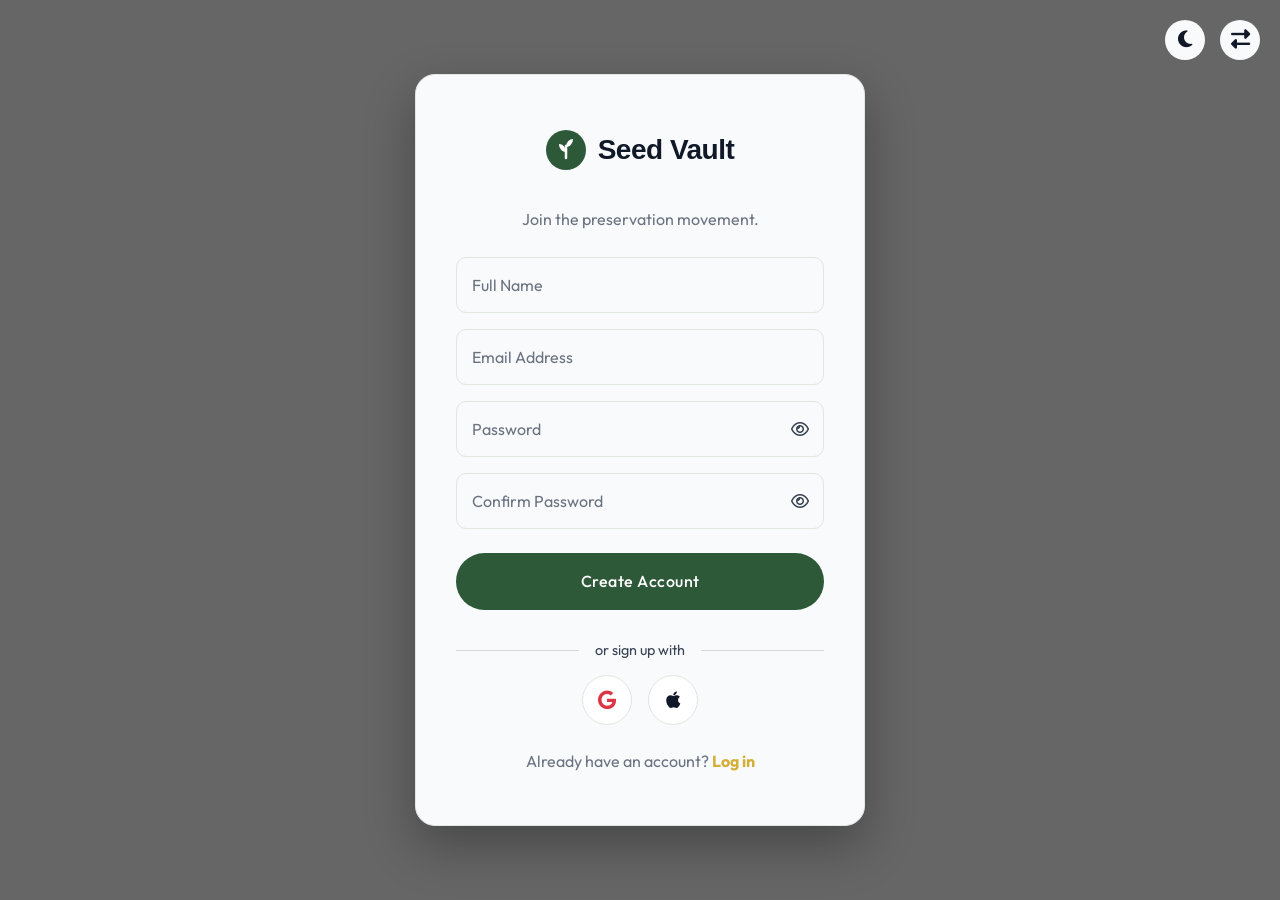
<file: signup.html>
<!DOCTYPE html>
<html lang="en" dir="ltr" data-theme="light">
<head>
    <meta charset="UTF-8">
    <meta name="viewport" content="width=device-width, initial-scale=1.0">
    <title>Sign Up | Seed Vault</title>
    <link href="https://cdn.jsdelivr.net/npm/bootstrap@5.3.0/dist/css/bootstrap.min.css" rel="stylesheet">
    <link rel="stylesheet" href="https://cdnjs.cloudflare.com/ajax/libs/font-awesome/6.4.0/css/all.min.css">
    <link rel="stylesheet" href="assets/css/style.css">
    <style>
        body {
            background-image: url('https://images.unsplash.com/photo-1589927986089-35812388d1f4?q=80&w=1920&auto=format&fit=crop');
            background-size: cover;
            background-position: center;
            background-attachment: fixed;
            min-height: 100vh;
            display: flex;
            align-items: center;
            justify-content: center;
            position: relative;
        }
        body::before {
            content: '';
            position: absolute;
            top: 0; left: 0; right: 0; bottom: 0;
            background: rgba(0,0,0,0.6);
            z-index: 0;
        }
        .auth-controls {
            position: absolute;
            top: 20px;
            right: 20px;
            z-index: 10;
            display: flex;
            gap: 15px;
        }
        [dir="rtl"] .auth-controls { right: auto; left: 20px; }
        
        .auth-card {
            background: var(--card-bg);
            border-radius: 20px;
            padding: 50px 40px;
            width: 100%;
            max-width: 450px;
            position: relative;
            z-index: 1;
            box-shadow: 0 20px 50px rgba(0,0,0,0.3);
            border: 1px solid var(--border-color);
            max-height: 95vh;
            overflow-y: auto;
            -ms-overflow-style: none;  /* IE and Edge */
            scrollbar-width: none;  /* Firefox */
        }
        .auth-card::-webkit-scrollbar {
            display: none;
        }
        
        .form-control {
            background-color: var(--bg-secondary);
            border: 1px solid var(--border-color);
            padding: 15px;
            border-radius: 10px;
            color: var(--text-primary);
        }
        .form-control:focus {
            background-color: var(--bg-primary);
            border-color: var(--accent-color);
            box-shadow: none;
            color: var(--text-primary);
        }
        .password-toggle {
            position: absolute;
            right: 15px;
            top: 50%;
            transform: translateY(-50%);
            cursor: pointer;
            color: var(--text-secondary);
        }
        [dir="rtl"] .password-toggle { right: auto; left: 15px; }

        .social-btn {
            display: flex;
            align-items: center;
            justify-content: center;
            width: 50px;
            height: 50px;
            border: 1px solid var(--border-color);
            background: var(--bg-primary);
            color: var(--text-primary);
            border-radius: 50%;
            text-decoration: none;
            transition: var(--transition);
            font-size: 1.2rem;
        }
        .social-btn:hover {
            background: var(--bg-secondary);
            color: var(--text-primary);
        }
        @media (max-width: 576px) {
            .auth-card {
                padding: 40px 20px 30px !important;
                margin: 70px 20px 20px !important;
                width: calc(100% - 40px) !important;
            }
            .auth-controls {
                top: 15px;
                right: 20px;
            }
        }
    </style>
</head>
<body>
    <div class="auth-controls">
        <button class="icon-btn" id="theme-toggle"><i class="fa-solid fa-moon"></i></button>
        <button class="icon-btn" id="rtl-toggle"><i class="fa-solid fa-right-left"></i></button>
    </div>

    <div class="auth-card animate-zoom">
        <div class="text-center mb-4">
            <brand-logo location="auth"></brand-logo>
            <p class="text-muted mt-2">Join the preservation movement.</p>
        </div>

        <form class="needs-validation" novalidate onsubmit="event.preventDefault();">
            <div class="mb-3">
                <input type="text" class="form-control" placeholder="Full Name" required>
            </div>
            <div class="mb-3">
                <input type="email" class="form-control" placeholder="Email Address" required>
            </div>
            <div class="mb-3 position-relative">
                <input type="password" class="form-control" id="password" placeholder="Password" required>
                <i class="fa-regular fa-eye password-toggle" id="togglePassword"></i>
            </div>
            <div class="mb-4 position-relative">
                <input type="password" class="form-control" id="confirmPassword" placeholder="Confirm Password" required>
                <i class="fa-regular fa-eye password-toggle" id="toggleConfirmPassword"></i>
            </div>

            <button type="submit" class="btn-primary w-100 py-3 border-0 mb-4">Create Account</button>
        </form>

        <div class="text-center position-relative mb-4">
            <hr class="text-muted">
            <span class="position-absolute top-50 start-50 translate-middle px-3" style="background: var(--card-bg); color: var(--text-muted); font-size: 0.9rem;">or sign up with</span>
        </div>

        <div class="d-flex justify-content-center gap-3 mb-4">
            <a href="#" class="social-btn"><i class="fa-brands fa-google text-danger"></i></a>
            <a href="#" class="social-btn"><i class="fa-brands fa-apple"></i></a>
        </div>

        <p class="text-center text-muted mb-0">Already have an account? <a href="login.html" class="text-gold fw-bold">Log in</a></p>
    </div>

    <script src="assets/js/script.js"></script>
    <script>
        function setupPasswordToggle(toggleId, inputId) {
            document.getElementById(toggleId).addEventListener('click', function() {
                const pwd = document.getElementById(inputId);
                const type = pwd.getAttribute('type') === 'password' ? 'text' : 'password';
                pwd.setAttribute('type', type);
                this.classList.toggle('fa-eye');
                this.classList.toggle('fa-eye-slash');
            });
        }
        
        setupPasswordToggle('togglePassword', 'password');
        setupPasswordToggle('toggleConfirmPassword', 'confirmPassword');
        
        (function () {
            'use strict'
            var forms = document.querySelectorAll('.needs-validation')
            Array.prototype.slice.call(forms).forEach(function (form) {
                form.addEventListener('submit', function (event) {
                    if (!form.checkValidity()) {
                        event.preventDefault();
                        event.stopPropagation();
                    }
                    form.classList.add('was-validated');
                }, false);
            });
        })();
    </script>
</body>
</html>
</file>
<file: assets/css/style.css>
@import url('https://fonts.googleapis.com/css2?family=Outfit:wght@300;400;500;600;700;800&display=swap');

:root {
  /* Core Variables */
  --bg: #ffffff;
  --surface: #f8fafc;
  --heading: #111827;
  --text: #374151;
  --muted: #6b7280;
  
  /* Legacy Map */
  --bg-primary: var(--bg);
  --bg-secondary: var(--surface);
  --bg-accent: var(--surface);
  --text-primary: var(--heading);
  --text-secondary: var(--text);
  
  --accent-color: #2e5939; /* Deep Forest Green */
  --accent-hover: #1e3b26;
  --accent-light: #4c8a5c;
  --gold-accent: #d4af37; /* Luxury Gold */
  --border-color: #e0e6e0;
  --card-bg: var(--surface);
  --navbar-bg: rgba(255, 255, 255, 0.95);
  --glass-bg: rgba(255, 255, 255, 0.7);
  --glass-border: rgba(255, 255, 255, 0.3);
  --shadow: 0 10px 30px rgba(0, 0, 0, 0.05);
  
  /* Typography */
  --font-family: 'Outfit', sans-serif;
  
  /* Spacing */
  --section-padding: 100px 0;
  
  /* Transitions */
  --transition: all 0.4s cubic-bezier(0.16, 1, 0.3, 1);
}

[data-theme="dark"] {
  /* Core Variables */
  --bg: #000000;
  --surface: #111111;
  --heading: #f9fafb;
  --text: #d1d5db;
  --muted: #9ca3af;
  
  /* Legacy Map */
  --bg-primary: var(--bg);
  --bg-secondary: var(--surface);
  --bg-accent: var(--surface);
  --text-primary: var(--heading);
  --text-secondary: var(--text);
  
  --accent-color: #4c8a5c;
  --accent-hover: #5eb073;
  --accent-light: #2e5939;
  --gold-accent: #f5d76e;
  --border-color: #374151;
  --card-bg: var(--surface);
  --navbar-bg: rgba(0, 0, 0, 0.95);
  --glass-bg: rgba(10, 15, 12, 0.7);
  --glass-border: rgba(255, 255, 255, 0.05);
  --shadow: 0 10px 30px rgba(0, 0, 0, 0.5);
}

* {
  margin: 0;
  padding: 0;
  box-sizing: border-box;
}

body {
  font-family: var(--font-family);
  background-color: var(--bg);
  color: var(--text);
  line-height: 1.6;
  transition: background-color 0.4s ease, color 0.4s ease;
  overflow-x: hidden;
}

[dir="rtl"] body {
  text-align: right;
}

a {
  text-decoration: none;
  color: inherit;
  transition: var(--transition);
}

ul {
  list-style: none;
  margin: 0;
  padding: 0;
}

img {
  max-width: 100%;
  height: auto;
  display: block;
}

/* Typography Global Overrides */
h1, h2, h3, h4, h5, h6, .display-1, .display-2, .display-3, .display-4, .display-5, .display-6 {
  font-weight: 700;
  line-height: 1.2;
  margin-bottom: 1rem;
  color: var(--heading);
}

.text-white, .text-white h1, .text-white h2, .text-white h3, .text-white h4, .text-white h5, .text-white h6, .text-white .display-1, .text-white .display-2, .text-white .display-3, .text-white .display-4, .text-white .display-5, .text-white .display-6 {
  color: #ffffff !important;
}

.text-light, .text-light p, .text-light .lead {
  color: #f8f9fa !important;
}

p, .lead {
  margin-bottom: 1.5rem;
  color: var(--text);
}

.text-muted {
  color: var(--muted) !important;
}

.card, .form-control, .table, .accordion-item, .glass-card, .booking-card, .pricing-card {
  color: var(--text);
}

.form-control::placeholder {
  color: var(--muted) !important;
}

/* Utilities */
.section-padding {
  padding: var(--section-padding);
}

.text-gold {
  color: var(--gold-accent);
}

/* Buttons */
.btn-primary {
  background-color: var(--accent-color);
  color: #fff !important;
  border: none;
  padding: 12px 30px;
  border-radius: 50px;
  font-weight: 500;
  letter-spacing: 0.5px;
  transition: var(--transition);
  display: inline-block;
  position: relative;
  overflow: hidden;
  z-index: 1;
  white-space: nowrap;
  flex-shrink: 0;
}

.btn-primary::before {
  content: '';
  position: absolute;
  top: 0;
  left: 0;
  width: 0%;
  height: 100%;
  background-color: var(--accent-hover);
  transition: var(--transition);
  z-index: -1;
}

.btn-primary:hover::before {
  width: 100%;
}

.btn-outline {
  background: transparent;
  color: var(--text-primary);
  border: 2px solid var(--accent-color);
  padding: 10px 28px;
  border-radius: 50px;
  font-weight: 500;
  transition: var(--transition);
  display: inline-block;
  white-space: nowrap;
  flex-shrink: 0;
}

.btn-outline:hover {
  background-color: var(--accent-color);
  color: #fff !important;
}

/* Header */
.header {
  position: fixed;
  top: 0;
  left: 0;
  width: 100%;
  z-index: 1000;
  background: var(--navbar-bg);
  backdrop-filter: blur(10px);
  -webkit-backdrop-filter: blur(10px);
  border-bottom: 1px solid var(--border-color);
  transition: var(--transition);
}

.navbar {
  padding: 15px 0;
}

.navbar-brand {
  font-weight: 800;
  font-size: 1.5rem;
  color: var(--accent-color) !important;
  display: flex;
  align-items: center;
  gap: 10px;
}

.navbar-brand i {
  color: var(--gold-accent);
}

.nav-link {
  color: var(--heading) !important;
  font-weight: 500;
  margin: 0 10px;
  position: relative;
}

.nav-link::after {
  content: '';
  position: absolute;
  width: 0;
  height: 2px;
  bottom: 0;
  left: 50%;
  background-color: var(--accent-color);
  transition: var(--transition);
  transform: translateX(-50%);
}

.nav-link:hover::after, .nav-link.active::after {
  width: 100%;
}

.header-controls {
  display: flex;
  align-items: center;
  gap: 15px;
}

@media (min-width: 992px) and (max-width: 1199px) {
  .nav-link {
    margin: 0 5px;
    font-size: 0.95rem;
  }
  .navbar-brand {
    font-size: 1.25rem;
  }
  .header-controls {
    gap: 8px;
  }
  .btn-primary {
    padding: 8px 16px !important;
  }
}

/* Custom Navbar Toggler */
.navbar-toggler {
  border: none;
  padding: 0;
}
.navbar-toggler:focus {
  box-shadow: none;
}
.navbar-toggler-icon {
  background-image: none !important;
  display: flex;
  align-items: center;
  justify-content: center;
}
.navbar-toggler-icon::before {
  content: "\f0c9"; /* fa-bars */
  font-family: "Font Awesome 6 Free";
  font-weight: 900;
  color: var(--text-primary);
  font-size: 1.5rem;
}

.icon-btn {
  background: transparent;
  border: none;
  color: var(--text-primary);
  font-size: 1.2rem;
  cursor: pointer;
  transition: var(--transition);
  width: 40px;
  height: 40px;
  border-radius: 50%;
  display: flex;
  align-items: center;
  justify-content: center;
  background-color: var(--bg-secondary);
}

.icon-btn:hover {
  background-color: var(--accent-color);
  color: #fff;
}

/* Mobile Menu */
@media (max-width: 991px) {
  .navbar-collapse {
    position: fixed;
    top: 76px;
    left: 0;
    width: 100%;
    height: calc(100vh - 76px);
    background: var(--bg-primary);
    padding: 20px 15px;
    transform: translateX(-100%);
    transition: var(--transition);
    overflow-y: auto;
  }
  
  [dir="rtl"] .navbar-collapse {
    transform: translateX(100%);
  }
  
  .navbar-collapse.show {
    transform: translateX(0);
  }
  
  .navbar-nav {
    flex-direction: column;
    align-items: center;
    gap: 10px;
    margin-bottom: 20px;
  }
  
  .nav-link {
    font-size: 1.25rem;
    padding: 5px 0 !important;
  }

  .header-controls {
    flex-direction: row !important;
    flex-wrap: wrap;
    justify-content: center;
  }
  
  .header-controls .btn-primary {
    width: auto;
    min-width: 200px;
    margin-top: 5px;
    text-align: center;
  }
}

/* Animations Core */
.reveal {
  opacity: 0;
  visibility: hidden;
}

.reveal.active {
  opacity: 1;
  visibility: visible;
}

/* Footer */
.footer {
  background-color: var(--bg-secondary);
  padding: 80px 0 30px;
  border-top: 1px solid var(--border-color);
}

.footer-widget h4 {
  font-size: 1.2rem;
  margin-bottom: 20px;
  position: relative;
  padding-bottom: 10px;
}

.footer-widget h4::after {
  content: '';
  position: absolute;
  left: 0;
  bottom: 0;
  width: 40px;
  height: 2px;
  background-color: var(--accent-color);
}

[dir="rtl"] .footer-widget h4::after {
  left: auto;
  right: 0;
}

.footer-links li {
  margin-bottom: 12px;
}

.footer-links a {
  color: var(--text);
  transition: var(--transition);
  display: flex;
  align-items: center;
  gap: 8px;
}

.footer-links a:hover {
  color: var(--accent-color);
  transform: translateX(5px);
}

[dir="rtl"] .footer-links a:hover {
  transform: translateX(-5px);
}

.social-icons {
  display: flex;
  gap: 10px;
  margin-top: 20px;
}

.social-icons a {
  width: 40px;
  height: 40px;
  border-radius: 50%;
  background-color: var(--bg-primary);
  color: var(--text-primary);
  display: flex;
  align-items: center;
  justify-content: center;
  transition: var(--transition);
  border: 1px solid var(--border-color);
}

.social-icons a:hover {
  background-color: var(--accent-color);
  color: #fff;
  border-color: var(--accent-color);
}

.footer-bottom {
  margin-top: 50px;
  padding-top: 20px;
  border-top: 1px solid var(--border-color);
  text-align: center;
  display: flex;
  justify-content: center;
  align-items: center;
  flex-wrap: wrap;
  gap: 15px;
}

.back-to-top {
  width: 40px;
  height: 40px;
  border-radius: 50%;
  background-color: var(--accent-color);
  color: #fff;
  border: none;
  display: flex;
  align-items: center;
  justify-content: center;
  cursor: pointer;
  transition: var(--transition);
  opacity: 0;
  visibility: hidden;
  position: fixed;
  bottom: 30px;
  right: 30px;
  z-index: 99;
}

.back-to-top.active {
  opacity: 1;
  visibility: visible;
}

.back-to-top:hover {
  transform: translateY(-5px);
  background-color: var(--accent-hover);
}

/* Custom Animations */
@keyframes fadeUp {
  from { opacity: 0; transform: translateY(50px); }
  to { opacity: 1; transform: translateY(0); }
}

@keyframes slideLeft {
  from { opacity: 0; transform: translateX(-50px); }
  to { opacity: 1; transform: translateX(0); }
}

@keyframes slideRight {
  from { opacity: 0; transform: translateX(50px); }
  to { opacity: 1; transform: translateX(0); }
}

@keyframes zoomReveal {
  from { opacity: 0; transform: scale(0.8); }
  to { opacity: 1; transform: scale(1); }
}

@keyframes floatParticle {
  0% { transform: translateY(0) rotate(0); }
  50% { transform: translateY(-20px) rotate(10deg); }
  100% { transform: translateY(0) rotate(0); }
}

.animate-fade-up { animation: fadeUp 1s ease forwards; }
.animate-slide-left { animation: slideLeft 1s ease forwards; }
.animate-slide-right { animation: slideRight 1s ease forwards; }
.animate-zoom { animation: zoomReveal 1s ease forwards; }

.floating-particle {
  position: absolute;
  animation: floatParticle 5s ease-in-out infinite;
  opacity: 0.3;
  z-index: 0;
}

/* Glassmorphism */
.glass-card {
  background: var(--glass-bg);
  backdrop-filter: blur(15px);
  -webkit-backdrop-filter: blur(15px);
  border: 1px solid var(--glass-border);
  border-radius: 20px;
  padding: 30px;
  box-shadow: var(--shadow);
  transition: var(--transition);
}

.glass-card:hover {
  transform: translateY(-10px);
}

/* Pages layout top margin */
main {
  margin-top: 76px;
}

/* Skeleton Loader */
.skeleton {
  background: linear-gradient(90deg, var(--bg-secondary) 25%, var(--border-color) 50%, var(--bg-secondary) 75%);
  background-size: 200% 100%;
  animation: skeletonLoading 1.5s infinite;
  border-radius: 8px;
}

@keyframes skeletonLoading {
  0% { background-position: 200% 0; }
  100% { background-position: -200% 0; }
}

/* ========================================= */
/* GLOBAL RESPONSIVE & ALIGNMENT FIXES       */
/* ========================================= */

/* 1. Section Spacing Responsive Fixes */
@media (max-width: 991px) {
  .section-padding {
    padding: 80px 0 !important;
  }
}
@media (max-width: 767px) {
  .section-padding {
    padding: 60px 0 !important;
  }
}

/* 2. Global Card Architecture (Equal Heights & Bottom Buttons) */
.card {
  display: flex !important;
  flex-direction: column !important;
  height: 100% !important;
  background-color: var(--card-bg) !important;
  color: var(--text-primary) !important;
}
.card-body {
  display: flex !important;
  flex-direction: column !important;
  flex-grow: 1 !important;
}
.card-body .btn-primary, 
.card-body .btn-outline,
.card-body a.text-gold,
.card-body a.btn-primary,
.card-body a.btn-outline {
  margin-top: auto !important;
  align-self: flex-start;
}

/* 3. Image aspect ratios */
.card-img-top, 
.hero-section img {
  object-fit: cover !important;
}

/* 4. Form inputs mobile 100% */
@media (max-width: 767px) {
  form input[type="email"], 
  form input[type="text"], 
  form input[type="password"], 
  form button, 
  form .btn-primary {
    width: 100% !important;
    max-width: none !important;
  }
  .form-control-lg {
    max-width: 100% !important;
  }
}

/* 5. Mobile Alignment Overrides (Hero & General) */
@media (max-width: 767px) {
  .hero-section, .split-hero .content-box {
    text-align: center !important;
  }
  .hero-section .d-flex, .split-hero .d-flex {
    justify-content: center !important;
  }
}

/* 6. Footer Responsive Stack */
@media (max-width: 767px) {
  .footer-widget {
    margin-bottom: 30px;
  }
}/* Header Mobile Toggles & Menu */
@media (max-width: 991px) {
  .header-controls.d-lg-none {
    display: flex !important;
    align-items: center;
    gap: 10px;
  }
  .navbar-collapse {
    background: var(--navbar-bg);
    backdrop-filter: blur(10px);
    -webkit-backdrop-filter: blur(10px);
    padding: 20px;
    border-radius: 0;
    box-shadow: var(--shadow);
    margin-top: 0;
    position: absolute;
    top: 100%;
    left: 0;
    right: 0;
    width: 100%;
    z-index: 1000;
  }
  .nav-item {
    text-align: center;
    border-bottom: 1px solid var(--border-color);
  }
  .nav-item:last-child {
    border-bottom: none;
  }
}
/* Blog Card Equal Heights Fix */
.blog-card {
  display: flex !important;
  flex-direction: column !important;
  height: 100% !important;
}
.blog-card > div.p-4 {
  display: flex !important;
  flex-direction: column !important;
  flex-grow: 1 !important;
}
.blog-card > div.p-4 > a.text-gold {
  margin-top: auto !important;
  align-self: flex-start;
}
/* ========================================= */
/* CRITICAL HORIZONTAL SCROLL & OVERFLOW FIX */
/* ========================================= */

html, body {
  width: 100% !important;
  max-width: 100% !important;
  overflow-x: hidden !important;
}

* {
  box-sizing: border-box !important;
}

img, video, iframe, svg, canvas {
  max-width: 100% !important;
  height: auto;
}

.container, .container-fluid, .row {
  max-width: 100% !important;
}

/* Bootstrap Row Fix */
.row {
  margin-left: 0 !important;
  margin-right: 0 !important;
}

/* Image Fixes */
img {
  display: block;
  object-fit: cover;
}

/* Typography & Overflow Fixes */
h1, h2, h3, h4, h5, h6, .display-1, .display-2, .display-3, .display-4, .display-5, .display-6, p, a, .card-title, .card-text {
  word-break: break-word !important;
  overflow-wrap: break-word !important;
}

/* Hero Section Mobile Wraps */
.hero-buttons, .hero-section .d-flex {
  flex-wrap: wrap !important;
  gap: 12px !important;
}

/* Card Containment */
.card, .blog-card, .pricing-card {
  width: 100% !important;
  max-width: 100% !important;
  overflow: hidden !important;
}

/* Form & Button Overflows */
input, textarea, select, button, .btn {
  max-width: 100% !important;
  white-space: normal !important;
}

/* Mobile Menu Containment */
.offcanvas, .navbar-collapse {
  max-width: 100vw !important;
  overflow-x: hidden !important;
}

/* Subheading Size Reduction */
.lead {
  font-size: 1.1rem !important;
}
/* ========================================= */
/* GLOBAL HEADING SIZE REDUCTION */
/* ========================================= */

h1, .display-1 { font-size: calc(1.375rem + 1.5vw) !important; }
h2, .display-2 { font-size: calc(1.325rem + 0.9vw) !important; }
h3, .display-3 { font-size: calc(1.3rem + 0.6vw) !important; }
h4, .display-4 { font-size: calc(1.275rem + 0.3vw) !important; }
h5, .display-5 { font-size: 1.75rem !important; }
h6, .display-6 { font-size: 1.25rem !important; }

@media (max-width: 767px) {
  h1, .display-1 { font-size: 2.2rem !important; }
  h2, .display-2 { font-size: 1.8rem !important; }
  h3, .display-3 { font-size: 1.6rem !important; }
  h4, .display-4 { font-size: 1.4rem !important; }
  h5, .display-5 { font-size: 1.2rem !important; }
  h6, .display-6 { font-size: 1.1rem !important; }
}
/* ========================================= */
/* PAGE HERO TEXT FIX */
/* ========================================= */

.page-hero h1, .page-hero h2, .page-hero h3, .page-hero h4, .page-hero h5, .page-hero h6, .page-hero p, .page-hero .lead { 
    color: #ffffff !important; 
    text-shadow: 0px 2px 4px rgba(0,0,0,0.5);
}
/* ========================================= */
/* PREMIUM HERO TYPOGRAPHY & VISUAL HIERARCHY */
/* ========================================= */

/* Global Typography System (Responsive) */
h1, .h1 { font-size: clamp(2rem, 4vw, 3.5rem) !important; }
h2, .h2 { font-size: clamp(1.75rem, 3vw, 2.5rem) !important; }
h3, .h3 { font-size: clamp(1.5rem, 2.5vw, 2rem) !important; }

/* Main Hero Headings (Home 1 & Home 2) */
.hero-title {
    font-size: clamp(2.2rem, 5vw, 3.5rem) !important;
    font-weight: 600 !important;
    line-height: 1.15 !important;
    letter-spacing: -0.02em !important;
    max-width: 22ch !important;
}

/* Inner Page Hero Headings (About, Seeds, Gallery, etc.) */
.page-hero h1, .page-hero .display-3 {
    font-size: clamp(2rem, 4vw, 3.5rem) !important;
    font-weight: 600 !important;
    line-height: 1.15 !important;
    letter-spacing: -0.01em !important;
    text-align: center;
    width: 100%;
}

/* Hero Paragraph Constraints */
.hero-section p.lead, .split-hero p.lead, .page-hero p.lead {
    max-width: 700px !important;
}
.split-hero p.lead {
    margin-left: 0 !important;
}

/* Hero Buttons Enlarge */
.hero-section .btn-primary, .hero-section .btn-outline,
.split-hero .btn-primary, .split-hero .btn-outline {
    padding: 15px 35px !important;
    font-size: 1.15rem !important;
    font-weight: 600 !important;
}
.masonry-overlay h5 {
    color: #ffffff !important;
    margin-bottom: 0;
    text-shadow: 1px 1px 3px rgba(0,0,0,0.8);
}
@media (max-width: 991px) {
    .masonry-overlay {
        opacity: 1 !important;
    }
}

/* Accordion Arrow Fix for Dark Theme & RTL */
[data-theme="dark"] .accordion-button::after {
    filter: invert(1) grayscale(100%) brightness(200%);
}

[dir="rtl"] .accordion-button::after {
    margin-left: 0 !important;
    margin-right: auto !important;
}

/* Custom Gold Button Fix */
.btn-primary.btn-gold {
    background-color: var(--gold-accent) !important;
    color: #000 !important;
}
.btn-primary.btn-gold:hover {
    color: #ffffff !important;
}

/* Mobile Button Wrap Fix */
@media (max-width: 575px) {
    .btn-primary, .btn-outline {
        white-space: normal !important;
        text-align: center !important;
        word-break: break-word;
        height: auto;
        line-height: 1.4;
    }
}
</file>
